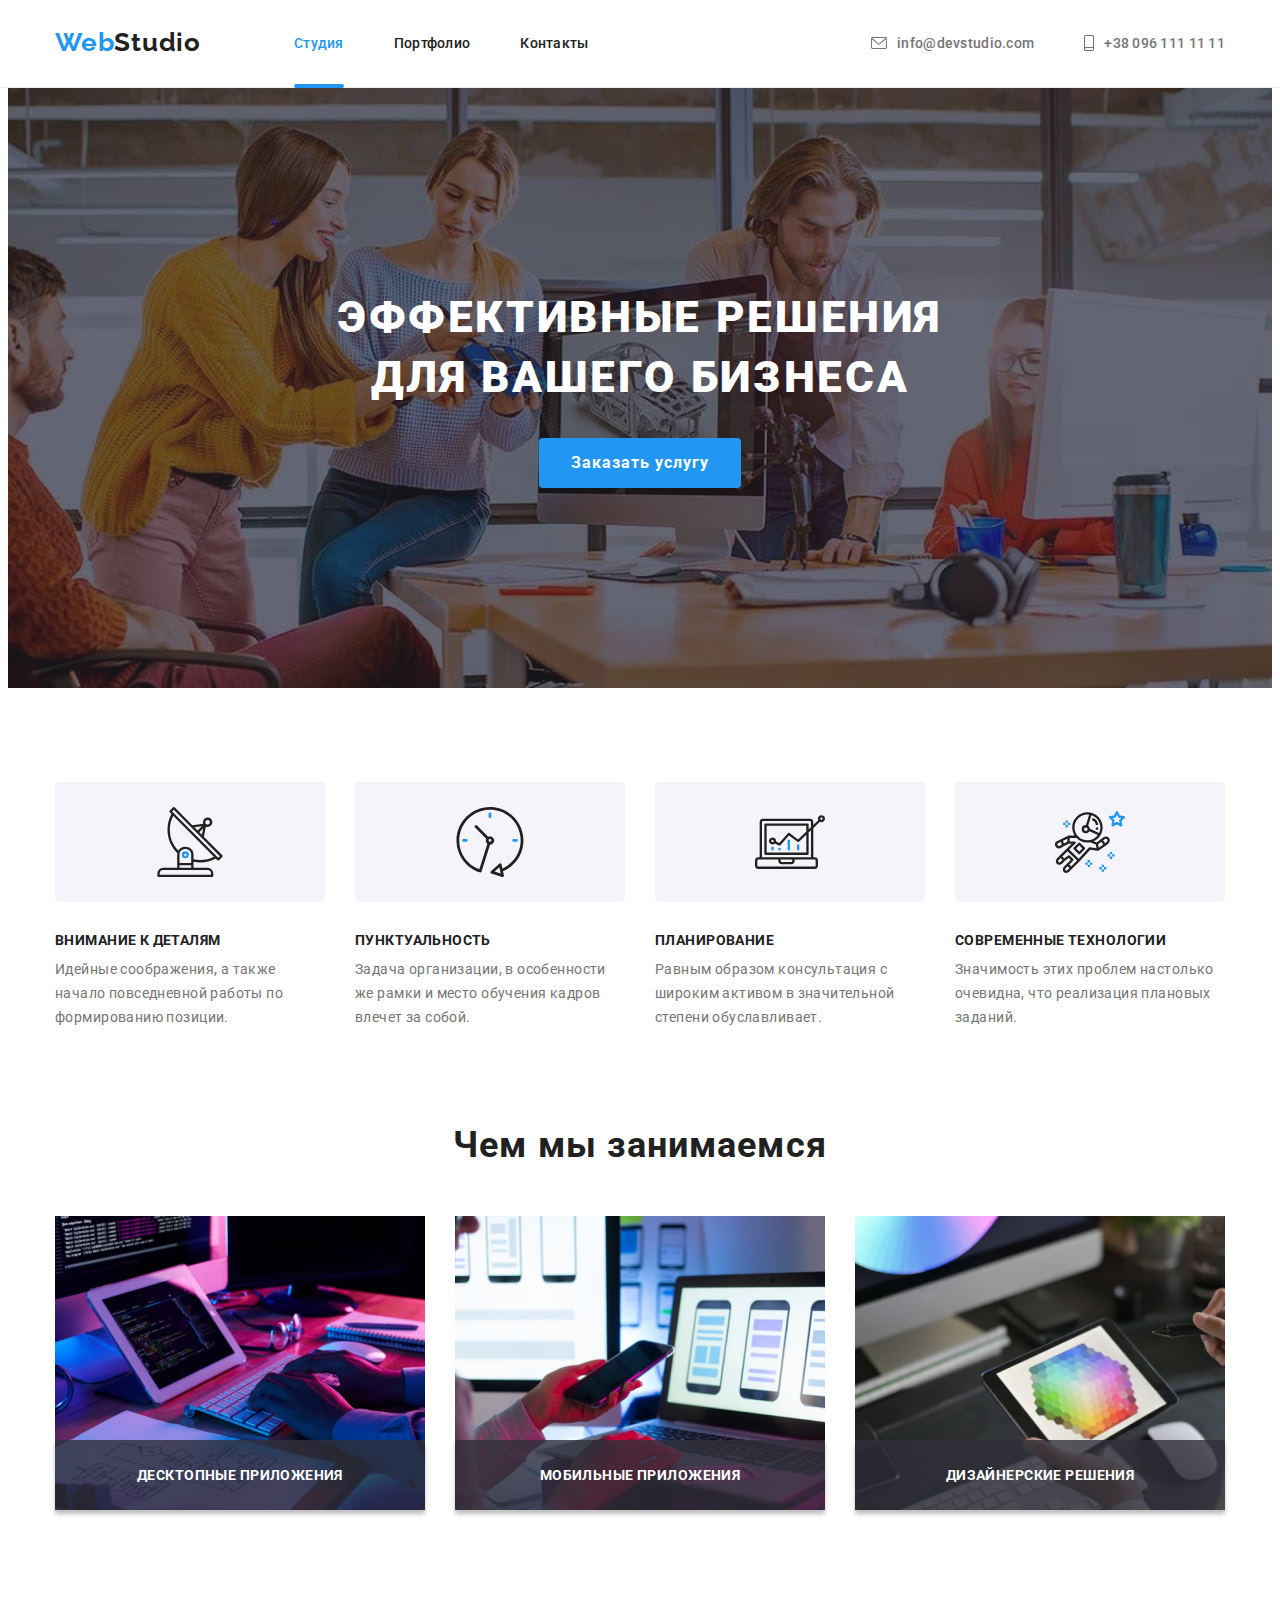
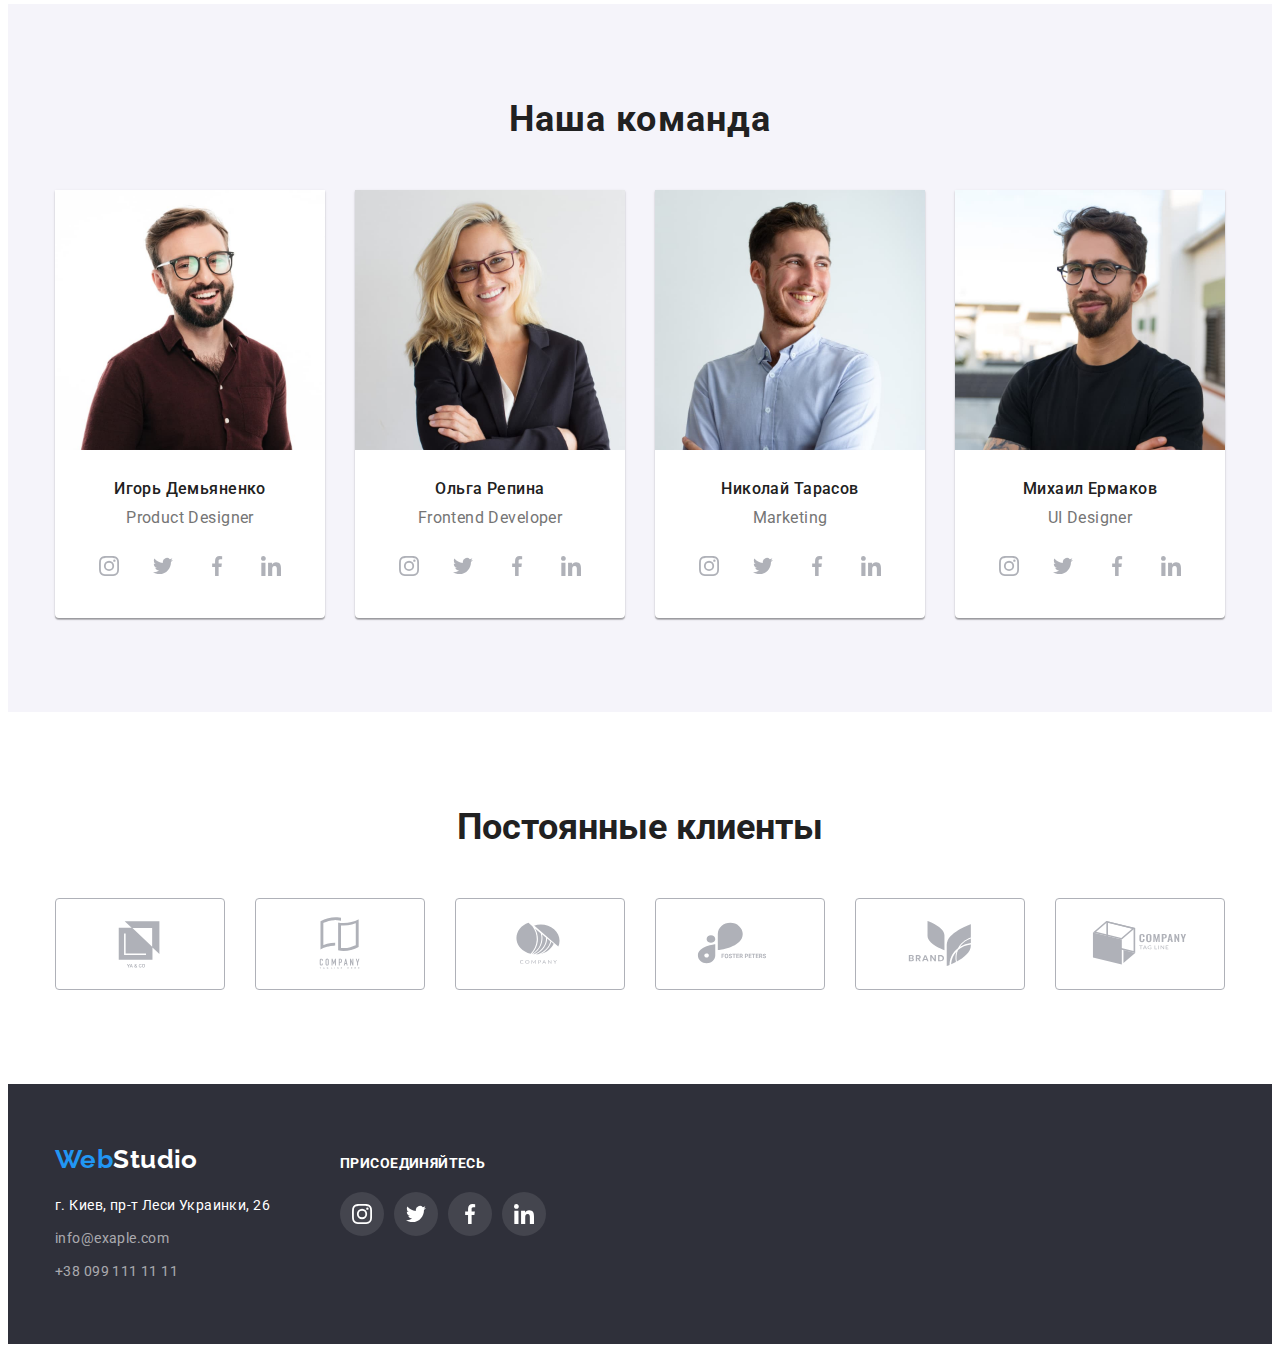
<file: index.html>
<!DOCTYPE html>
<html lang="ru">
  <head>
    <link
      rel="stylesheet"
      href="https://cdnjs.cloudflare.com/ajax/libs/modern-normalize/1.1.0/modern-normalize.min.css"
      integrity="sha512-wpPYUAdjBVSE4KJnH1VR1HeZfpl1ub8YT/NKx4PuQ5NmX2tKuGu6U/JRp5y+Y8XG2tV+wKQpNHVUX03MfMFn9Q=="
      crossorigin="anonymous"
      referrerpolicy="no-referrer"
    />
    <meta charset="UTF-8" />
    <meta http-equiv="X-UA-Compatible" content="IE=edge" />
    <meta name="viewport" content="width=device-width, initial-scale=1.0" />
    <title>Document</title>
    <link rel="preconnect" href="https://fonts.googleapis.com" />
    <link rel="preconnect" href="https://fonts.gstatic.com" crossorigin />
    <link
      href="https://fonts.googleapis.com/css2?family=Raleway:wght@700&family=Roboto:wght@400;500;700;900&display=swap"
      rel="stylesheet"
    />
    <link rel="stylesheet" href="./css/styles.css" />
  </head>
  <body>
    <header class="header">
      <div class="container header-container">
        <nav class="header-nav">
          <a lang="en" href="./index.html" class="header-logo">
            <span class="link-logo">Web</span>Studio</a
          >
          <ul class="link-list menu-list">
            <li class="link-item">
              <a class="link-current" href="">Студия</a>
            </li>
            <li class="link-item">
              <a class="link" href="./portfolio.html">Портфолио</a>
            </li>
            <li class="link-item">
              <a class="link" href="">Контакты</a>
            </li>
          </ul>
        </nav>
        <ul class="link-list">
          <li class="link-item">
            <a class="contact-link" href="mailto:info@devstudio.com">
              <svg class="contact-icon" width="16" height="12">
                <use href="./images3/symbol-defs.svg#icon-email1"></use>
              </svg>
              info@devstudio.com
            </a>
          </li>
          <li class="link-item">
            <a class="contact-link" href="tel:+380961111111"
              ><svg class="contact-icon" width="10" height="16">
                <use href="./images3/symbol-defs.svg#icon-smartphone"></use>
              </svg>
              +38 096 111 11 11</a
            >
          </li>
        </ul>
      </div>
    </header>
    <main>
      <!-- Герой -->
      <section class="hero-background">
        <div class="container">
          <h1 class="hero-title">
            Эффективные решения <br />
            для вашего бизнеса
          </h1>
          <button data-modal-open type="button" class="button-hero">
            Заказать услугу
          </button>
        </div>
      </section>
      <!-- Преимущества -->

      <section class="about-team">
        <div class="container">
          <h2 class="visually-hidden">Преимущества</h2>
          <ul class="desc-list adv-flex">
            <li class="desc-item">
              <div class="adv-bg">
                <svg class="adv-icon" width="70" height="70">
                  <use href="./images3/symbol-defs.svg#icon-antenna1"></use>
                </svg>
              </div>
              <h3 class="section-title">Внимание к деталям</h3>
              <p>
                Идейные соображения, а также начало повседневной работы по
                формированию позиции.
              </p>
            </li>
            <li class="desc-item">
              <div class="adv-bg">
                <svg class="adv-icon" width="70" height="70">
                  <use href="./images3/symbol-defs.svg#icon-clock1"></use>
                </svg>
              </div>
              <h3 class="section-title">Пунктуальность</h3>
              <p>
                Задача организации, в особенности же рамки и место обучения
                кадров влечет за собой.
              </p>
            </li>
            <li class="desc-item">
              <div class="adv-bg">
                <svg class="adv-icon" width="70" height="70">
                  <use href="./images3/symbol-defs.svg#icon-diagram1"></use>
                </svg>
              </div>
              <h3 class="section-title">Планирование</h3>
              <p>
                Равным образом консультация с широким активом в значительной
                степени обуславливает.
              </p>
            </li>
            <li class="desc-item">
              <div class="adv-bg">
                <svg class="adv-icon" width="70" height="70">
                  <use href="./images3/symbol-defs.svg#icon-astronaut1"></use>
                </svg>
              </div>
              <h3 class="section-title">Современные технологии</h3>
              <p>
                Значимость этих проблем настолько очевидна, что реализация
                плановых заданий.
              </p>
            </li>
          </ul>
        </div>
      </section>
      <section class="photo-section">
        <div class="container">
          <h2 class="header-text">Чем мы занимаемся</h2>
          <ul class="photo-list photo-flex">
            <li class="img-item">
              <img src="./images/image1.jpg" alt="Клавиатура" width="370" />
              <p class="photo-desc">Десктопные приложения</p>
            </li>
            <li class="img-item">
              <img src="./images/image2.jpg" alt="Смартфон" width="370" />
              <p class="photo-desc">Мобильные приложения</p>
            </li>
            <li class="img-item">
              <img src="./images/image3.jpg" alt="Планшет" width="370" />
              <p class="photo-desc">Дизайнерские решения</p>
            </li>
          </ul>
        </div>
      </section>
      <section class="team-background">
        <div class="container">
          <h2 class="header-text team-item">Наша команда</h2>
          <ul class="photo-list team-list">
            <li class="team-info">
              <img
                src="./images/image4.jpg"
                alt="Игорь
              Демьяненко"
                width="270"
              />
              <div class="team-div">
                <h3 class="name-team">Игорь Демьяненко</h3>
                <p lang="en" class="position">Product Designer</p>
                <ul class="social-list">
                  <li class="social-item">
                    <a href="#" class="social-link">
                      <svg class="social-icon" width="20" height="20">
                        <use
                          href="./images3/symbol-defs.svg#icon-instagram2"
                        ></use>
                      </svg>
                    </a>
                  </li>
                  <li class="social-item">
                    <a href="#" class="social-link">
                      <svg class="social-icon" width="20" height="20">
                        <use
                          href="./images3/symbol-defs.svg#icon-twitter1"
                        ></use>
                      </svg>
                    </a>
                  </li>
                  <li class="social-item">
                    <a href="#" class="social-link">
                      <svg class="social-icon" width="20" height="20">
                        <use
                          href="./images3/symbol-defs.svg#icon-facebook1"
                        ></use>
                      </svg>
                    </a>
                  </li>
                  <li class="social-item">
                    <a href="#" class="social-link">
                      <svg class="social-icon" width="20" height="20">
                        <use
                          href="./images3/symbol-defs.svg#icon-linkedin1"
                        ></use>
                      </svg>
                    </a>
                  </li>
                </ul>
              </div>
            </li>
            <li class="team-info">
              <img src="./images/image5.jpg" alt="Ольга Репина" width="270" />
              <div class="team-div">
                <h3 class="name-team">Ольга Репина</h3>
                <p lang="en" class="position">Frontend Developer</p>
                <ul class="social-list">
                  <li class="social-item">
                    <a href="#" class="social-link">
                      <svg class="social-icon" width="20" height="20">
                        <use
                          href="./images3/symbol-defs.svg#icon-instagram2"
                        ></use>
                      </svg>
                    </a>
                  </li>
                  <li class="social-item">
                    <a href="#" class="social-link">
                      <svg class="social-icon" width="20" height="20">
                        <use
                          href="./images3/symbol-defs.svg#icon-twitter1"
                        ></use>
                      </svg>
                    </a>
                  </li>
                  <li class="social-item">
                    <a href="#" class="social-link">
                      <svg class="social-icon" width="20" height="20">
                        <use
                          href="./images3/symbol-defs.svg#icon-facebook1"
                        ></use>
                      </svg>
                    </a>
                  </li>
                  <li class="social-item">
                    <a href="#" class="social-link">
                      <svg class="social-icon" width="20" height="20">
                        <use
                          href="./images3/symbol-defs.svg#icon-linkedin1"
                        ></use>
                      </svg>
                    </a>
                  </li>
                </ul>
              </div>
            </li>
            <li class="team-info">
              <img
                src="./images/image6.jpg"
                alt="Николай
              Тарасов"
                width="270"
              />
              <div class="team-div">
                <h3 class="name-team">Николай Тарасов</h3>
                <p lang="en" class="position">Marketing</p>
                <ul class="social-list">
                  <li class="social-item">
                    <a href="#" class="social-link">
                      <svg class="social-icon" width="20" height="20">
                        <use
                          href="./images3/symbol-defs.svg#icon-instagram2"
                        ></use>
                      </svg>
                    </a>
                  </li>
                  <li class="social-item">
                    <a href="#" class="social-link">
                      <svg class="social-icon" width="20" height="20">
                        <use
                          href="./images3/symbol-defs.svg#icon-twitter1"
                        ></use>
                      </svg>
                    </a>
                  </li>
                  <li class="social-item">
                    <a href="#" class="social-link">
                      <svg class="social-icon" width="20" height="20">
                        <use
                          href="./images3/symbol-defs.svg#icon-facebook1"
                        ></use>
                      </svg>
                    </a>
                  </li>
                  <li class="social-item">
                    <a href="#" class="social-link">
                      <svg class="social-icon" width="20" height="20">
                        <use
                          href="./images3/symbol-defs.svg#icon-linkedin1"
                        ></use>
                      </svg>
                    </a>
                  </li>
                </ul>
              </div>
            </li>
            <li class="team-info">
              <img
                src="./images/image7.jpg"
                alt="Михаил
              Ермаков"
                width="270"
              />
              <div class="team-div">
                <h3 class="name-team">Михаил Ермаков</h3>
                <p lang="en" class="position">UI Designer</p>
                <ul class="social-list">
                  <li class="social-item">
                    <a href="#" class="social-link">
                      <svg class="social-icon" width="20" height="20">
                        <use
                          href="./images3/symbol-defs.svg#icon-instagram2"
                        ></use>
                      </svg>
                    </a>
                  </li>
                  <li class="social-item">
                    <a href="#" class="social-link">
                      <svg class="social-icon" width="20" height="20">
                        <use
                          href="./images3/symbol-defs.svg#icon-twitter1"
                        ></use>
                      </svg>
                    </a>
                  </li>
                  <li class="social-item">
                    <a href="#" class="social-link">
                      <svg class="social-icon" width="20" height="20">
                        <use
                          href="./images3/symbol-defs.svg#icon-facebook1"
                        ></use>
                      </svg>
                    </a>
                  </li>
                  <li class="social-item">
                    <a href="#" class="social-link">
                      <svg class="social-icon" width="20" height="20">
                        <use
                          href="./images3/symbol-defs.svg#icon-linkedin1"
                        ></use>
                      </svg>
                    </a>
                  </li>
                </ul>
              </div>
            </li>
          </ul>
        </div>
      </section>
      <section class="clients">
        <div class="container">
          <h2 class="clients-header">Постоянные клиенты</h2>
          <ul class="clients-list">
            <li class="clients-item">
              <a href="#" class="clients-link">
                <svg class="clients-icon" width="106" height="60">
                  <use href="./images3/symbol-defs.svg#icon-Logo"></use>
                </svg>
              </a>
            </li>
            <li class="clients-item">
              <a href="#" class="clients-link">
                <svg class="clients-icon" width="106" height="60">
                  <use href="./images3/symbol-defs.svg#icon-Logo2"></use>
                </svg>
              </a>
            </li>
            <li class="clients-item">
              <a href="#" class="clients-link">
                <svg class="clients-icon" width="106" height="60">
                  <use href="./images3/symbol-defs.svg#icon-Logo3"></use>
                </svg>
              </a>
            </li>
            <li class="clients-item">
              <a href="#" class="clients-link">
                <svg class="clients-icon" width="106" height="60">
                  <use href="./images3/symbol-defs.svg#icon-Logo4"></use>
                </svg>
              </a>
            </li>
            <li class="clients-item">
              <a href="#" class="clients-link">
                <svg class="clients-icon" width="106" height="60">
                  <use href="./images3/symbol-defs.svg#icon-Logo5"></use>
                </svg>
              </a>
            </li>
            <li class="clients-item">
              <a href="#" class="clients-link">
                <svg class="clients-icon" width="106" height="60">
                  <use href="./images3/symbol-defs.svg#icon-Logo6"></use>
                </svg>
              </a>
            </li>
          </ul>
        </div>
      </section>
      <div data-modal class="backdrop is-hidden">
        <div class="modal">
          <button data-modal-close class="button-close">
            <svg class="close-icon" width="18" height="18">
              <use href="./images4/symbol-defs.svg#icon-Close"></use>
            </svg>
          </button>
        </div>
      </div>
    </main>
    <footer class="footer-link">
      <div class="footer-nav container adr-soc">
        <div class="footer-left">
          <a lang="en" href="./index.html" class="link-logo-footer">
            Web<span class="footer-logo">Studio</span></a
          >
          <address>
            <ul class="footer-list">
              <li class="address-footer">г. Киев, пр-т Леси Украинки, 26</li>
              <li class="mail-footer">
                <a class="contact-footer" href="mailto:info@exaple.com"
                  >info@exaple.com</a
                >
              </li>
              <li>
                <a class="contact-footer" href="tel:+380991111111"
                  >+38 099 111 11 11</a
                >
              </li>
            </ul>
          </address>
        </div>
        <div class="footer-right">
          <p class="footer-header">Присоединяйтесь</p>
          <ul class="social-footer">
            <li class="social-footer-item">
              <a href="#" class="social-footer-link">
                <svg class="social-footer-icon" width="20" height="20">
                  <use href="./images3/symbol-defs.svg#icon-instagramf"></use>
                </svg>
              </a>
            </li>
            <li class="social-footer-item">
              <a href="#" class="social-footer-link">
                <svg class="social-footer-icon" width="20" height="20">
                  <use href="./images3/symbol-defs.svg#icon-twitterf"></use>
                </svg>
              </a>
            </li>
            <li class="social-footer-item">
              <a href="#" class="social-footer-link">
                <svg class="social-footer-icon" width="20" height="20">
                  <use href="./images3/symbol-defs.svg#icon-facebookf"></use>
                </svg>
              </a>
            </li>
            <li class="social-footer-item">
              <a href="#" class="social-footer-link">
                <svg class="social-footer-icon" width="20" height="20">
                  <use href="./images3/symbol-defs.svg#icon-linkedinf"></use>
                </svg>
              </a>
            </li>
          </ul>
        </div>
      </div>
    </footer>
    <script src="./js/modal.js"></script>
  </body>
</html>
</file>
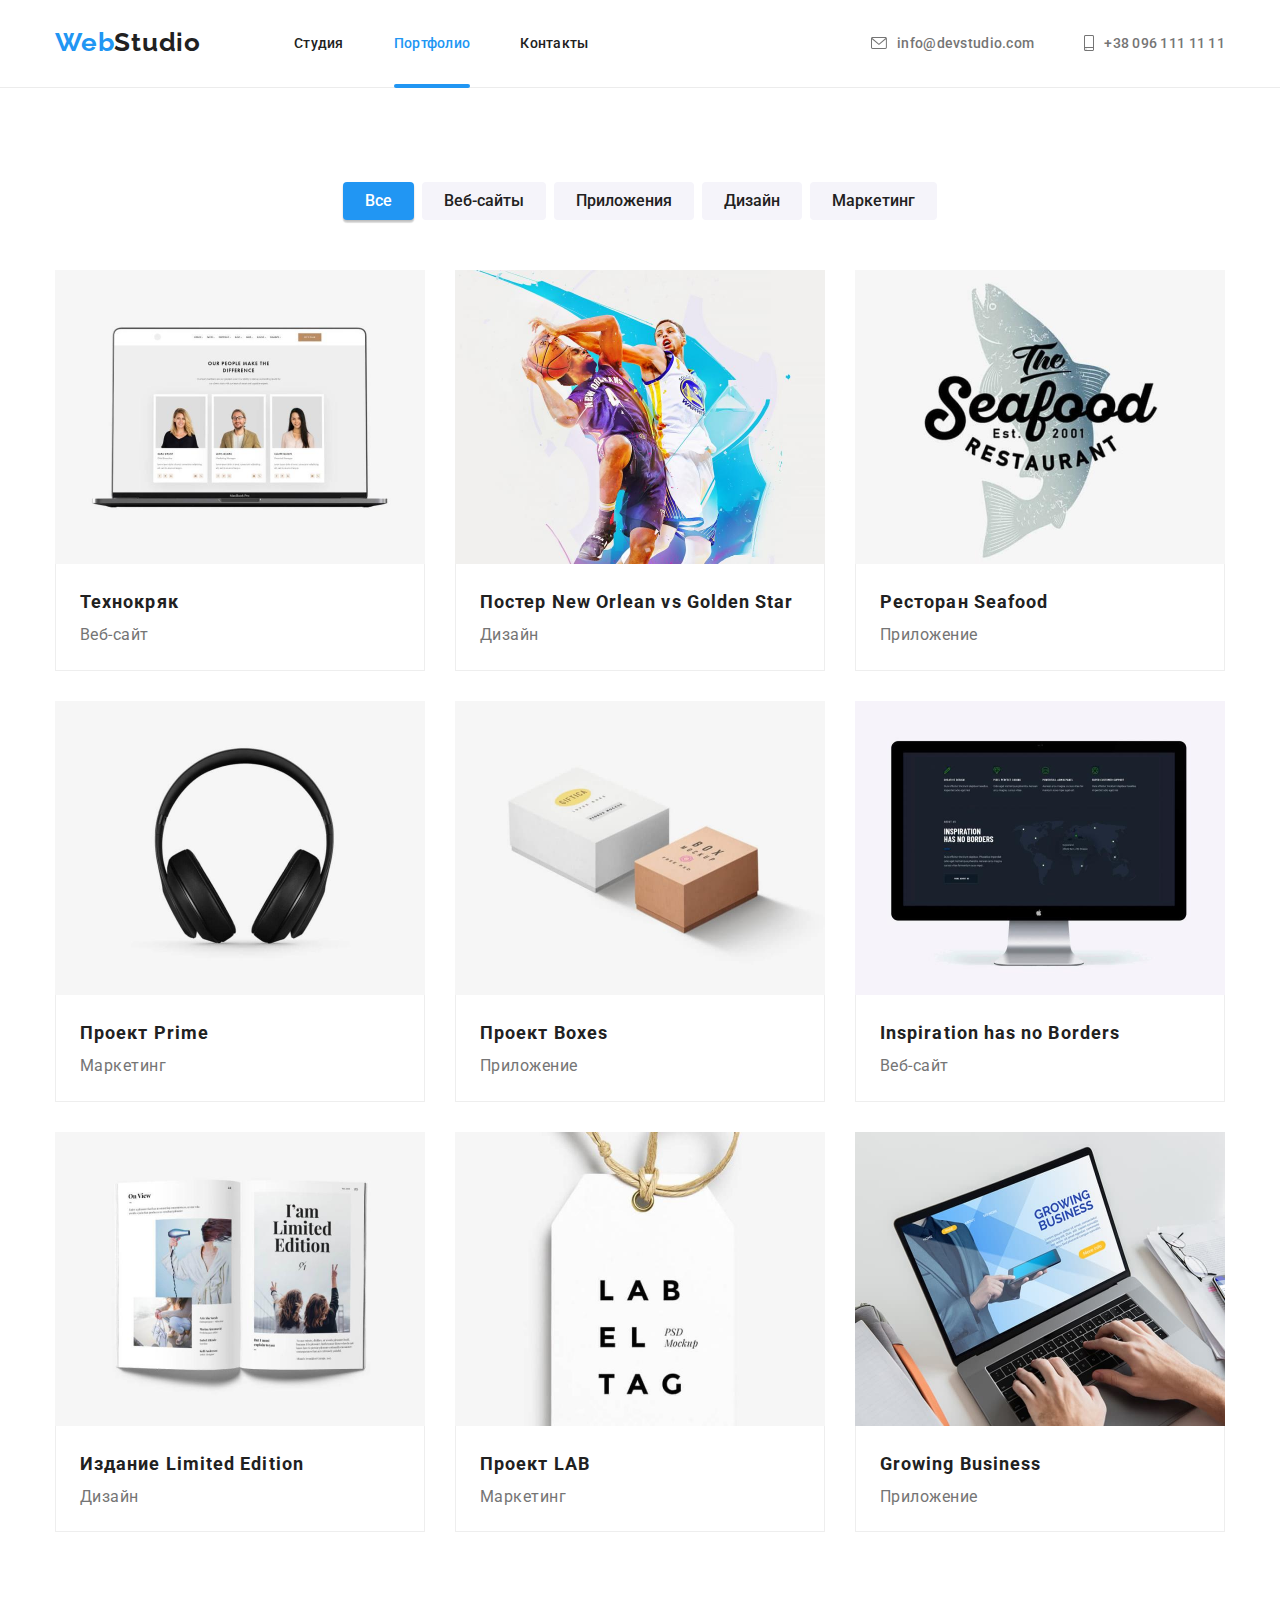
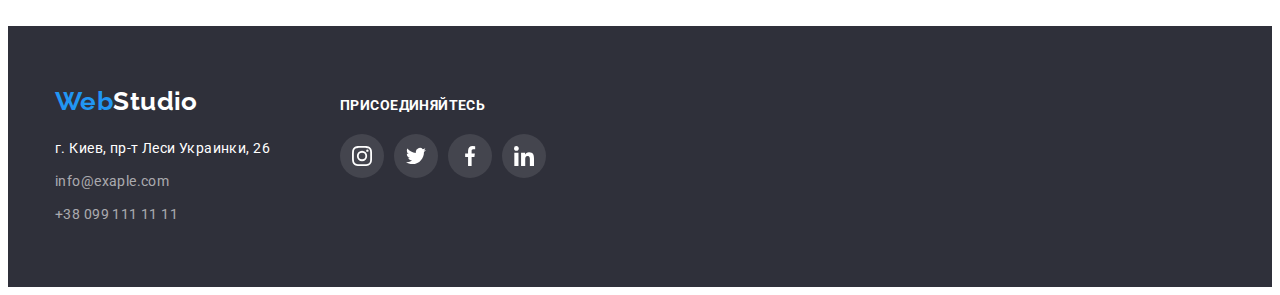
<file: portfolio.html>
<!DOCTYPE html>
<html lang="ru">
  <head>
    <link
      rel="stylesheet"
      href="https://cdnjs.cloudflare.com/ajax/libs/modern-normalize/1.1.0/modern-normalize.min.css"
      integrity="sha512-wpPYUAdjBVSE4KJnH1VR1HeZfpl1ub8YT/NKx4PuQ5NmX2tKuGu6U/JRp5y+Y8XG2tV+wKQpNHVUX03MfMFn9Q=="
      crossorigin="anonymous"
      referrerpolicy="no-referrer"
    />
    <meta charset="UTF-8" />
    <meta http-equiv="X-UA-Compatible" content="IE=edge" />
    <meta name="viewport" content="width=device-width, initial-scale=1.0" />
    <title>Document</title>
    <link rel="preconnect" href="https://fonts.googleapis.com" />
    <link rel="preconnect" href="https://fonts.gstatic.com" crossorigin />
    <link
      href="https://fonts.googleapis.com/css2?family=Raleway:wght@700&family=Roboto:wght@400;500;700;900&display=swap"
      rel="stylesheet"
    />
    <link rel="stylesheet" href="./css/styles.css" />
  </head>
  <body>
    <header class="header">
      <div class="container header-container">
        <nav class="header-nav">
          <a lang="en" href="./index.html" class="header-logo">
            <span class="link-logo">Web</span>Studio
          </a>
          <ul class="link-list menu-list">
            <li class="link-item">
              <a class="link" href="./index.html">Студия</a>
            </li>
            <li class="link-item">
              <a class="link-current" href="">Портфолио</a>
            </li>
            <li class="link-item">
              <a class="link" href="">Контакты</a>
            </li>
          </ul>
        </nav>
        <ul class="link-list">
          <li class="link-item">
            <a class="contact-link" href="mailto:info@devstudio.com">
              <svg class="contact-icon" width="16" height="12">
                <use href="./images3/symbol-defs.svg#icon-email1"></use>
              </svg>
              info@devstudio.com
            </a>
          </li>
          <li class="link-item">
            <a class="contact-link" href="tel:+380961111111"
              ><svg class="contact-icon" width="10" height="16">
                <use href="./images3/symbol-defs.svg#icon-smartphone"></use>
              </svg>
              +38 096 111 11 11</a
            >
          </li>
        </ul>
      </div>
    </header>
    <main>
      <section class="team-works">
        <div class="container">
          <h1 class="visually-hidden">Наши работы</h1>
          <ul class="filter-list">
            <li class="filter-button">
              <button type="button" class="current-filter active-btn">
                Все
              </button>
            </li>
            <li class="filter-button">
              <button type="button" class="current-filter">Веб-сайты</button>
            </li>
            <li class="filter-button">
              <button type="button" class="current-filter">Приложения</button>
            </li>
            <li class="filter-button">
              <button type="button" class="current-filter">Дизайн</button>
            </li>
            <li class="filter-button">
              <button type="button" class="current-filter">Маркетинг</button>
            </li>
          </ul>
          <ul class="project-name-list">
            <li class="project-item">
              <div class="card-bg">
                <a href="#" class="project-link">
                  <div class="overlay">
                    <img
                      src="./images2/image.jpg"
                      alt="Экран ноутбука"
                      width="370"
                    />
                    <p class="card-text">
                      Технокряк это современная площадка распространения
                      коронавируса. Компании используют эту платформу для
                      цифрового шпионажа и атак на защищённые сервера
                      конкурентов.
                    </p>
                  </div>
                  <div class="text-project">
                    <h2 class="project-name">Технокряк</h2>
                    <p>Веб-сайт</p>
                  </div>
                </a>
              </div>
            </li>
            <li class="project-item">
              <div class="card-bg">
                <a href="#" class="project-link">
                  <div class="overlay">
                    <img
                      src="./images2/image8.jpg"
                      alt="Баскетболисты с мячом"
                      width="370"
                    />
                    <p class="card-text">
                      Технокряк это современная площадка распространения
                      коронавируса. Компании используют эту платформу для
                      цифрового шпионажа и атак на защищённые сервера
                      конкурентов.
                    </p>
                  </div>
                  <div class="text-project">
                    <h2 class="project-name">
                      Постер New Orlean vs Golden Star
                    </h2>
                    <p>Дизайн</p>
                  </div>
                </a>
              </div>
            </li>
            <li class="project-item">
              <div class="card-bg">
                <a href="#" class="project-link">
                  <div class="overlay">
                    <img
                      src="./images2/image9.jpg"
                      alt="Лого ресторана Seafood"
                      width="370"
                    />
                    <p class="card-text">
                      Технокряк это современная площадка распространения
                      коронавируса. Компании используют эту платформу для
                      цифрового шпионажа и атак на защищённые сервера
                      конкурентов.
                    </p>
                  </div>
                  <div class="text-project">
                    <h2 class="project-name">Ресторан Seafood</h2>
                    <p>Приложение</p>
                  </div>
                </a>
              </div>
            </li>
            <li class="project-item">
              <div class="card-bg">
                <a href="#" class="project-link">
                  <div class="overlay">
                    <img
                      src="./images2/image10.jpg"
                      alt="Наушники"
                      width="370"
                    />
                    <p class="card-text">
                      Технокряк это современная площадка распространения
                      коронавируса. Компании используют эту платформу для
                      цифрового шпионажа и атак на защищённые сервера
                      конкурентов.
                    </p>
                  </div>
                  <div class="text-project">
                    <h2 class="project-name">Проект Prime</h2>
                    <p>Маркетинг</p>
                  </div>
                </a>
              </div>
            </li>
            <li class="project-item">
              <div class="card-bg">
                <a href="#" class="project-link">
                  <div class="overlay">
                    <img
                      src="./images2/image11.jpg"
                      alt="Две коробки"
                      width="370"
                    />
                    <p class="card-text">
                      Технокряк это современная площадка распространения
                      коронавируса. Компании используют эту платформу для
                      цифрового шпионажа и атак на защищённые сервера
                      конкурентов.
                    </p>
                  </div>
                  <div class="text-project">
                    <h2 class="project-name">Проект Boxes</h2>
                    <p>Приложение</p>
                  </div>
                </a>
              </div>
            </li>
            <li class="project-item">
              <div class="card-bg">
                <a href="#" class="project-link">
                  <div class="overlay">
                    <img
                      src="./images2/image12.jpg"
                      alt="Монитор"
                      width="370"
                    />
                    <p class="card-text">
                      Технокряк это современная площадка распространения
                      коронавируса. Компании используют эту платформу для
                      цифрового шпионажа и атак на защищённые сервера
                      конкурентов.
                    </p>
                  </div>
                  <div class="text-project">
                    <h2 class="project-name">Inspiration has no Borders</h2>
                    <p>Веб-сайт</p>
                  </div>
                </a>
              </div>
            </li>
            <li class="project-item">
              <div class="card-bg">
                <a href="#" class="project-link">
                  <div class="overlay">
                    <img
                      src="./images2/image13.jpg"
                      alt="Разворот журнала"
                      width="370"
                    />
                    <p class="card-text">
                      Технокряк это современная площадка распространения
                      коронавируса. Компании используют эту платформу для
                      цифрового шпионажа и атак на защищённые сервера
                      конкурентов.
                    </p>
                  </div>
                  <div class="text-project">
                    <h2 class="project-name">Издание Limited Edition</h2>
                    <p>Дизайн</p>
                  </div>
                </a>
              </div>
            </li>
            <li class="project-item">
              <div class="card-bg">
                <a href="#" class="project-link">
                  <div class="overlay">
                    <img src="./images2/image14.jpg" alt="Бирка" width="370" />
                    <p class="card-text">
                      Технокряк это современная площадка распространения
                      коронавируса. Компании используют эту платформу для
                      цифрового шпионажа и атак на защищённые сервера
                      конкурентов.
                    </p>
                  </div>
                  <div class="text-project">
                    <h2 class="project-name">Проект LAB</h2>
                    <p>Маркетинг</p>
                  </div>
                </a>
              </div>
            </li>
            <li class="project-item">
              <div class="card-bg">
                <a href="#" class="project-link">
                  <div class="overlay">
                    <img
                      src="./images2/image15.jpg"
                      alt="Ноутбук"
                      width="370"
                    />
                    <p class="card-text">
                      Технокряк это современная площадка распространения
                      коронавируса. Компании используют эту платформу для
                      цифрового шпионажа и атак на защищённые сервера
                      конкурентов.
                    </p>
                  </div>
                  <div class="text-project">
                    <h2 class="project-name">Growing Business</h2>
                    <p>Приложение</p>
                  </div>
                </a>
              </div>
            </li>
          </ul>
        </div>
      </section>
    </main>
    <footer class="footer-link">
      <div class="footer-nav container adr-soc">
        <div class="footer-left">
          <a lang="en" href="./index.html" class="link-logo-footer">
            Web<span class="footer-logo">Studio</span></a
          >
          <address>
            <ul class="footer-list">
              <li class="address-footer">г. Киев, пр-т Леси Украинки, 26</li>
              <li class="mail-footer">
                <a class="contact-footer" href="mailto:info@exaple.com"
                  >info@exaple.com</a
                >
              </li>
              <li>
                <a class="contact-footer" href="tel:+380991111111"
                  >+38 099 111 11 11</a
                >
              </li>
            </ul>
          </address>
        </div>
        <div class="footer-right">
          <p class="footer-header">Присоединяйтесь</p>
          <ul class="social-footer">
            <li class="social-footer-item">
              <a href="#" class="social-footer-link">
                <svg class="social-footer-icon" width="20" height="20">
                  <use href="./images3/symbol-defs.svg#icon-instagramf"></use>
                </svg>
              </a>
            </li>
            <li class="social-footer-item">
              <a href="#" class="social-footer-link">
                <svg class="social-footer-icon" width="20" height="20">
                  <use href="./images3/symbol-defs.svg#icon-twitterf"></use>
                </svg>
              </a>
            </li>
            <li class="social-footer-item">
              <a href="#" class="social-footer-link">
                <svg class="social-footer-icon" width="20" height="20">
                  <use href="./images3/symbol-defs.svg#icon-facebookf"></use>
                </svg>
              </a>
            </li>
            <li class="social-footer-item">
              <a href="#" class="social-footer-link">
                <svg class="social-footer-icon" width="20" height="20">
                  <use href="./images3/symbol-defs.svg#icon-linkedinf"></use>
                </svg>
              </a>
            </li>
          </ul>
        </div>
      </div>
    </footer>
  </body>
</html>
</file>
<file: css/styles.css>
:root {
  --logo-accent-color: #2196f3;
  --primary-text-color: #757575;
  --title-text-color: #212121;
  --primary-white-color: #ffffff;
  --contact-footer: rgba(255, 255, 255, 0.6);
  --button-color: #f5f4fa;
  --footer-color: #2f303a;
  --footer-background-color: #2f303a;

  /* Переменные шрифтов */
  --main-font-size: 14px;
}

* {
  box-sizing: border-box;
}

/* сброс стилей */

p,
h1,
h2,
h3,
h4,
h5,
h6 {
  margin: 0;
}

ul {
  margin: 0;
  padding: 0;
  list-style: none;
}

button {
  cursor: pointer;
}

img {
  display: block;
  max-width: 100%;
  height: auto;
}

/* оформление Портфолио */

.container {
  width: 1200px;
  padding-right: 15px;
  padding-left: 15px;
  margin: 0 auto;
}

body {
  background-color: var(--primary-white-color);
  color: var(--primary-text-color);

  font-family: Roboto, sans-serif;
  font-size: var(--main-font-size);

  padding-top: 80px;
}

/* хедер */

header {
  position: fixed;
  top: 0;
  left: 0;
  width: 100%;
  background-color: var(--primary-white-color);
  border-bottom: 1px solid #ececec;
  z-index: 1;
}

.container {
  align-items: center;
  width: 1200px;
  padding-right: 15px;
  padding-left: 15px;
  margin: 0 auto;
}

.header-container {
  display: flex;
  align-items: center;
}

.header-nav {
  display: flex;
  align-items: center;
}

.header-logo {
  padding-top: 24px;
  padding-bottom: 25px;

  color: var(--title-text-color);
  text-decoration: none;
  font-family: Raleway, sans-serif;
  font-size: 26px;
  font-weight: 700;
  line-height: 1.38;
  letter-spacing: 0.03em;
}

.link-logo {
  color: var(--logo-accent-color);
  text-decoration: none;
  font-family: Raleway, sans-serif;
  font-size: 26px;
  font-weight: 700;
  letter-spacing: 0.03em;
}

.link-list {
  display: flex;
  margin-left: auto;

  list-style: none;
  font-size: var(--main-font-size);
  font-weight: 500;
  line-height: 1.63;
  letter-spacing: 0.02em;
}

.menu-list {
  display: flex;
  margin-left: 93px;
}

.link-item {
  text-decoration: none;
}

.link-item + .link-item {
  margin-left: 50px;
}

.link {
  display: block;
  padding-top: 32px;
  padding-bottom: 32px;
  color: var(--title-text-color);
  text-decoration: none;

  transition-property: color;
  transition-duration: 250ms;
  transition-timing-function: cubic-bezier(0.4, 0, 0.2, 1);
}

.link:hover,
.link:focus,
.contact-footer:hover,
.contact-footer:focus,
.icon:hover,
.icon:focus {
  color: var(--logo-accent-color);
}

.link-current {
  display: block;
  position: relative;
  padding-top: 32px;
  padding-bottom: 32px;

  color: var(--logo-accent-color);
  text-decoration: none;
  text-decoration: none;
}

.link-current::after {
  position: absolute;
  content: " ";
  width: 100%;
  height: 4px;
  background-color: rgba(33, 150, 243, 1);
  border-radius: 2px;
  top: 84px;
  left: 0;
}

.contact-link {
  display: flex;
  padding-top: 32px;
  padding-bottom: 32px;
  align-items: center;

  color: var(--primary-text-color);
  text-decoration: none;

  transition: color 250ms cubic-bezier(0.4, 0, 0.2, 1);
}

.contact-link:hover,
.contact-link:focus {
  color: var(--logo-accent-color);
}

.contact-link:hover .contact-icon,
.contact-link:focus .contact-icon {
  fill: var(--logo-accent-color);
}

.contact-icon {
  fill: currentColor;
  vertical-align: middle;
  margin-right: 10px;

  transition-property: fill;
  transition-duration: 250ms;
  transition-timing-function: cubic-bezier(0.4, 0, 0.2, 1);
}

/* Фильтр */

.team-works {
  padding-top: 94px;
  padding-bottom: 94px;
}

.current-filter {
  padding: 6px 22px;
  color: var(--title-text-color);
  background-color: var(--button-color);
  text-align: center;
  font-family: inherit;
  font-weight: 500;
  font-size: 16px;
  line-height: 1.63;
  border: none;
  border-radius: 4px;

  transition: background-color 250ms cubic-bezier(0.4, 0, 0.2, 1),
    color 250ms cubic-bezier(0.4, 0, 0.2, 1),
    box-shadow 250ms cubic-bezier(0.4, 0, 0.2, 1);
}

.active-btn {
  transition-property: box-shadow;
  transition-duration: 250ms;
  transition-timing-function: cubic-bezier(0.4, 0, 0.2, 1);
}

.active-btn:hover,
.active-btn:focus {
  box-shadow: 0px 4px 4px rgba(0, 0, 0, 0.15);
}

.active-btn,
.current-filter:hover,
.current-filter:focus {
  color: var(--primary-white-color);
  background-color: var(--logo-accent-color);
  box-shadow: 0px 2px 2px rgba(0, 0, 0, 0.12), -0px 1px 2px rgba(0, 0, 0, 0.08),
    0px 3px 1px rgba(0, 0, 0, 0.1);
}

.filter-button + .filter-button {
  margin-left: 8px;
}

.filter-list {
  display: flex;
  flex-direction: row;
  margin-bottom: 50px;
  justify-content: center;

  list-style: none;
  letter-spacing: 0.03em;
}

.visually-hidden {
  position: absolute;
  width: 1px;
  height: 1px;
  margin: -1px;
  border: 0;
  padding: 0;

  white-space: nowrap;
  clip-path: inset(100%);
  clip: rect(0 0 0 0);
  overflow: hidden;
}

/* Наши работы */

.project-name-list {
  display: flex;
  flex-wrap: wrap;
  margin-top: -30px;
  margin-left: -30px;
}

.project-link {
  display: block;
  text-decoration: none;

  color: var(--primary-text-color);
  border-color: rgba(238, 238, 238, 1);
  transition: box-shadow 250ms cubic-bezier(0.4, 0, 0.2, 1);
}

.card-text {
  position: absolute;
  top: 100%;
  height: 100%;
  padding: 63px 24px;
  line-height: 1.56;
  text-align: left;
  justify-content: center;
  font-size: 18px;
  color: var(--primary-white-color);
  background-color: rgba(33, 150, 243, 0.9);

  transition: transform 250ms cubic-bezier(0.4, 0, 0.2, 1);
}

.overlay {
  position: relative;
  display: flex;
  overflow: hidden;
}

.project-link:hover .card-text,
.project-link:focus .card-text {
  pointer-events: auto;
  transform: translateY(-100%);
}

.project-link:hover .text-project,
.project-link:focus .text-project {
  box-shadow: 1px 4px 6px rgba(0, 0, 0, 0.16), -0px 4px 4px rgba(0, 0, 0, 0.06),
    0px 1px 1px rgba(0, 0, 0, 0.12);
}

.team-works {
  padding-top: 94px;
  padding-bottom: 94px;
  margin-left: auto;
  margin-right: auto;
}

.project-name-list > .project-item {
  flex-basis: calc(100% / 3 - 30px);
  margin-left: 30px;
  margin-top: 30px;
}

.project-name-list {
  list-style: none;
  font-size: 16px;
  line-height: 1.86;
  letter-spacing: 0.03em;
}

.text-project {
  padding: 20px 24px;
  border-width: 1px;
  border-color: rgba(238, 238, 238, 1);
  border-style: solid;
  border-top: 0;

  transition: box-shadow 250ms cubic-bezier(0.4, 0, 0.2, 1);
}

.project-name {
  color: var(--title-text-color);
  font-size: 18px;
  font-weight: 700;
  line-height: 2;
  letter-spacing: 0.06em;
}

/* Футер */

.footer-nav {
  text-align: left;
}

.adr-soc {
  display: flex;
  align-items: baseline;
}

.footer-header {
  margin-bottom: 20px;
  padding-top: 0px;
  justify-content: center;
  align-items: center;
  text-transform: uppercase;
  font-style: normal;
  font-weight: 700;
  color: var(--primary-white-color);
  font-size: 14px;
  line-height: 1.14;
  text-align: left;
}

.footer-right {
  text-align: center;
}

.footer-link {
  padding-top: 60px;
  padding-bottom: 60px;
  background-color: var(--footer-background-color);
  text-decoration: none;
  letter-spacing: 0.03em;
}

.address-footer {
  color: var(--primary-white-color);
  text-decoration: none;
  font-style: normal;
}
.contact-footer {
  color: var(--contact-footer);
  text-decoration: none;
  font-style: normal;

  transition-property: color;
  transition-duration: 250ms;
  transition-timing-function: cubic-bezier(0.4, 0, 0.2, 1);
}

.footer-logo {
  color: var(--primary-white-color);
  text-decoration: none;
  font-family: Raleway, sans-serif;
  font-size: 26px;
  font-weight: 700;
  line-height: 1.17;
}

.link-logo-footer {
  margin-bottom: 20px;
  display: block;

  color: var(--logo-accent-color);
  text-decoration: none;
  font-family: Raleway, sans-serif;
  font-size: 26px;
  font-weight: 700;
  line-height: 1.17;
}
.footer-list {
  list-style: none;
  line-height: 1.71;
  letter-spacing: 0.03em;
}

.address-footer {
  margin-bottom: 9px;
}

.mail-footer {
  margin-bottom: 9px;
}

.social-footer-link {
  display: flex;
  padding: 0;
  width: 44px;
  height: 44px;
  background-color: rgba(255, 255, 255, 0.1);
  border-radius: 50%;
  justify-content: center;
  align-items: center;

  transition-property: background-color;
  transition-duration: 250ms;
  transition-timing-function: cubic-bezier(0.4, 0, 0.2, 1);
}

.footer-right {
  margin-left: 70px;
}

.social-footer {
  display: flex;
  flex-direction: row;
}

.social-footer-icon {
  fill: var(--primary-white-color);
  justify-content: center;
  align-items: center;
}

.social-footer-link:hover,
.social-footer-link:focus {
  background-color: var(--logo-accent-color);
}

.social-footer-item + .social-footer-item {
  margin-left: 10px;
}

/* оформление index.html */

/* Backdrop */

.backdrop {
  position: fixed;
  top: 0;
  left: 0;
  width: 100%;
  height: 100%;
  background-color: rgba(0, 0, 0, 0.1);
  z-index: 2;

  transition: opacity 250ms cubic-bezier(0.4, 0, 0.2, 1),
    visibility 250ms cubic-bezier(0.4, 0, 0.2, 1);
}

.backdrop.is-hidden {
  opacity: 0;
  pointer-events: none;
  visibility: hidden;
}

.modal {
  position: absolute;
  top: 50%;
  left: 50%;

  transform: translate(-50%, -50%) scale(1);

  width: 528px;
  height: 581px;
  background-color: rgba(255, 255, 255, 1);
  border-top-left-radius: 4px;
  border-top-right-radius: 4px;
  border-bottom-right-radius: 4px;
  border-bottom-left-radius: 4px;
  box-shadow: -0px 2px 1px rgba(0, 0, 0, 0.2);
  box-shadow: 0px 1px 1px rgba(0, 0, 0, 0.14);
  box-shadow: 0px 1px 3px rgba(0, 0, 0, 0.12);
}

.backdrop.is-hidden .modal {
  transform: translate(-50%, -50%) scale(0.9);
  transition-property: transform;
  transition-duration: 250ms;
  transition-timing-function: cubic-bezier(0.4, 0, 0.2, 1);
}

.close-icon {
  fill: #000000;

  display: block;
  align-items: center;
  justify-content: center;
}

.button-close {
  position: absolute;
  display: flex;
  padding: 0;

  left: 490px;
  top: 8px;

  width: 30px;
  height: 30px;
  cursor: pointer;
  border-color: rgba(0, 0, 0, 0.1);
  border-radius: 50%;
  border-width: 1px;
  background-color: #fff;
  align-items: center;
  justify-content: center;
}

/* Герой */

.hero-title {
  margin-bottom: 30px;

  color: var(--primary-white-color);
  font-weight: 900;
  font-size: 44px;
  line-height: 1.36;
  text-align: center;
  text-transform: uppercase;
  letter-spacing: 0.06em;
}

.hero-background {
  padding-top: 200px;
  padding-bottom: 200px;
  text-align: center;
  max-width: 1600px;
  height: 600px;
  margin-left: auto;
  margin-right: auto;
  background-image: linear-gradient(
      rgba(47, 48, 58, 0.4),
      rgba(47, 48, 58, 0.4)
    ),
    url("../images3/imghero1.jpg");

  background-repeat: no-repeat;
  background-position: center;
  background-size: cover;
  background-color: var(--footer-background-color);
}

/* Кнопка Заказать услугу */
.button-hero {
  padding: 10px 32px;

  color: var(--primary-white-color);
  background-color: var(--logo-accent-color);
  font-family: inherit;
  font-size: 16px;
  line-height: 1.88;
  text-align: center;
  letter-spacing: 0.06em;
  font-weight: 700;
  cursor: pointer;
  border: none;
  border-radius: 4px;
}

/* Преимущества */

.about-team {
  padding-top: 94px;
  padding-bottom: 94px;
}

.section-title {
  color: var(--title-text-color);
  font-weight: 700;
  line-height: 1.17;
  font-size: var(--main-font-size);
  text-transform: uppercase;
}

.adv-flex {
  display: flex;
  flex-direction: row;
}

.desc-list {
  font-size: 14px;
  line-height: 1.71;
  list-style: none;
  letter-spacing: 0.03em;
}

.desc-item {
  width: 270px;
}

.adv-bg {
  display: flex;
  height: 120px;
  background-color: var(--button-color);
  margin-bottom: 30px;
  border-radius: 4px;
  justify-content: center;
  align-items: center;
}

.adv-icon {
  display: block;
}

.section-title {
  margin-bottom: 10px;
}

.desc-item + .desc-item {
  margin-left: 30px;
}

/* Чем мы занимаемся */

.photo-section {
  padding-bottom: 94px;
}

.photo-flex {
  display: flex;
}

.img-item + .img-item {
  margin-left: 30px;
}

.img-item {
  position: relative;
}

.photo-desc {
  position: absolute;
  display: flex;
  top: 224px;
  left: 0;

  height: 70px;
  width: 100%;
  background-color: rgba(47, 48, 58, 0.8);
  box-shadow: 0px 4px 4px rgba(0, 0, 0, 0.25);
  border-width: 1px;
  border-color: rgba(0, 0, 0, 1);
  text-transform: uppercase;
  letter-spacing: 0.03em;
  font-weight: 700;
  line-height: 1.17;
  text-align: center;
  align-items: center;
  justify-content: center;
  color: var(--primary-white-color);
}

.header-text {
  margin-bottom: 50px;

  color: var(--title-text-color);
  font-weight: 700;
  font-size: 36px;
  line-height: 1.17;
  text-align: center;
  letter-spacing: 0.03em;
}

/* Наша команда */

.team-list {
  display: flex;
}

.team-div {
  padding-top: 30px;
  padding-bottom: 30px;
  text-align: center;
}

.team-info {
  background-color: white;
  box-shadow: -0px 2px 1px rgba(0, 0, 0, 0.2), 0px 1px 1px rgba(0, 0, 0, 0.14),
    0px 1px 3px rgba(0, 0, 0, 0.12);
  border-bottom-left-radius: 4px;
  border-bottom-right-radius: 4px;
}

.team-info + .team-info {
  margin-left: 30px;
}

.name-team {
  margin-bottom: 10px;

  color: var(--title-text-color);
  font-weight: 500;
  font-size: 16px;
  line-height: 1.17;
}

.social-list {
  display: flex;
  align-items: center;
  justify-content: center;
}

.team-background {
  background-color: var(--button-color);
  letter-spacing: 0.03em;
  padding-bottom: 94px;
  padding-top: 94px;
}

.position {
  font-size: 16px;
  line-height: 1.17;
  margin-bottom: 16px;
}

.social-link {
  display: flex;
  border-radius: 50%;
  width: 44px;
  height: 44px;
  align-items: center;
  justify-content: center;
  color: #afb1b8;

  transition: box-shadow 250ms cubic-bezier(0.4, 0, 0.2, 1),
    color 250ms cubic-bezier(0.4, 0, 0.2, 1),
    background-color 250ms cubic-bezier(0.4, 0, 0.2, 1);
}

.social-icon {
  fill: currentColor;
}

.social-link:hover,
.social-link:focus {
  background-color: var(--logo-accent-color);
  color: var(--primary-white-color);
  box-shadow: 0 4px 4px rgba(0, 0, 0, 0.25);
}

.social-item + .social-item {
  margin-left: 10px;
}

/* Постоянные клиенты */

.clients {
  padding-bottom: 94px;
  padding-top: 94px;
}

.clients-list {
  display: flex;
}

.clients-header {
  margin-bottom: 50px;
  font-style: 700px;
  font-size: 36px;
  letter-spacing: 3%;
  color: var(--title-text-color);
  text-align: center;
}

.clients-item + .clients-item {
  margin-left: 30px;
}

.clients-item {
  width: 170px;
  height: 92px;
  background-position: center;
  background-repeat: no-repeat;
  border: 1px solid #afb1b8;
  border-radius: 4px;

  transition-property: border-color;
  transition-duration: 250ms;
  transition-timing-function: cubic-bezier(0.4, 0, 0.2, 1);
}

.clients-item:hover,
.clients-item:focus {
  border-color: var(--logo-accent-color);
}

.clients-link {
  display: flex;
  align-items: center;
  justify-content: center;
  width: 100%;
  height: 100%;
  color: #afb1b8;

  transition: color 250ms cubic-bezier(0.4, 0, 0.2, 1),
    border-color 250ms cubic-bezier(0.4, 0, 0.2, 1);
}

.clients-link:hover,
.clients-link:focus {
  color: var(--logo-accent-color);
}

.clients-icon {
  fill: currentColor;
}
</file>
